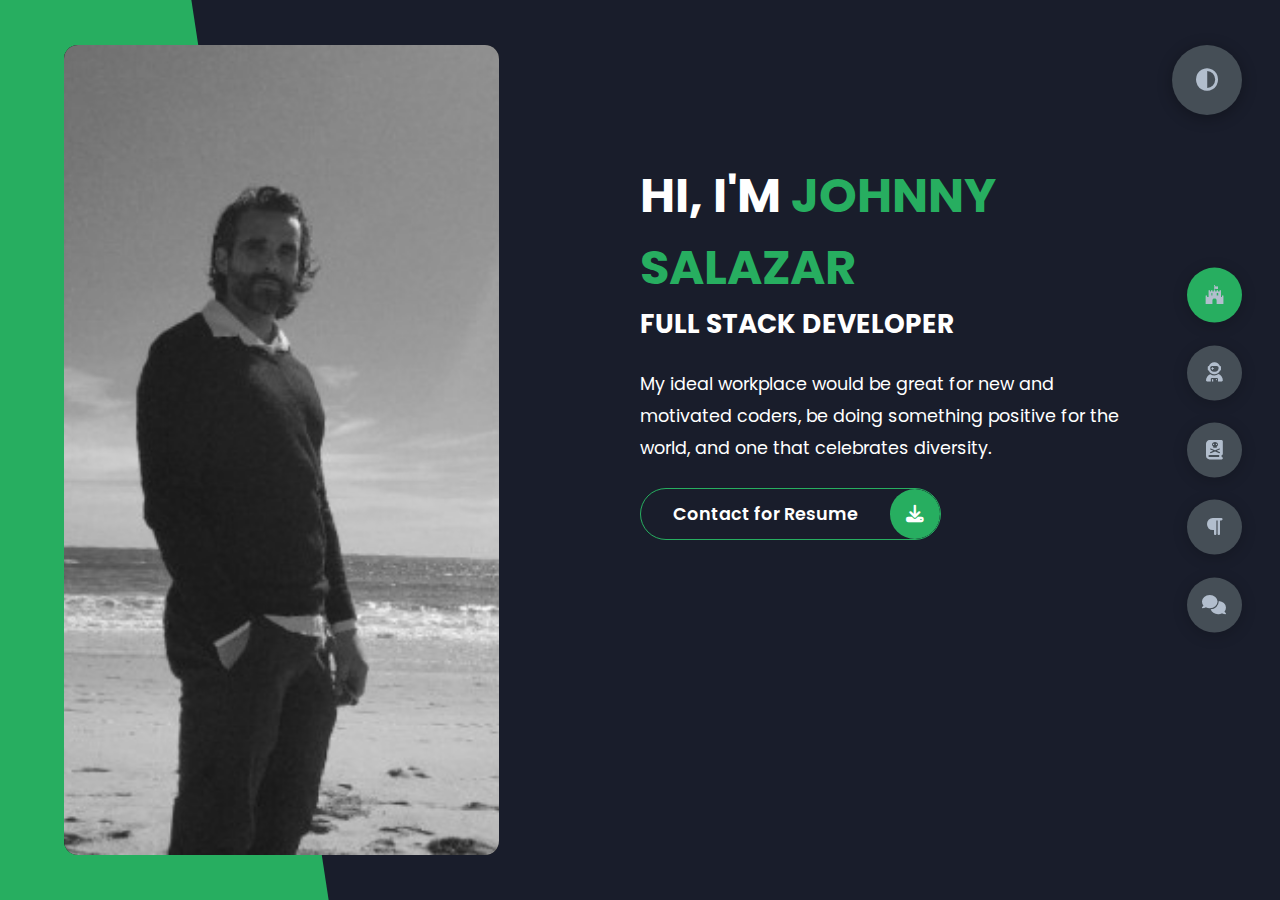
<file: portfolio.1.1/index.html>
<!DOCTYPE html>
<html lang="en">
<head>
    <meta charset="UTF-8">
    <meta http-equiv="X-UA-Compatible" content="IE=edge">
    <meta name="viewport" content="width=device-width, initial-scale=1.0">
    <title>distrAction</title>
    <link rel="preconnect" href="https://fonts.googleapis.com">
    <link rel="preconnect" href="https://fonts.gstatic.com" crossorigin>
    <link rel="stylesheet" href="https://cdnjs.cloudflare.com/ajax/libs/font-awesome/6.2.1/css/all.min.css">
    <link href="https://fonts.googleapis.com/css2?family=Poppins&display=swap" rel="stylesheet">
    <link rel="stylesheet" href="styles/styles.css"
</head>
<body class="main-content">
    <header class="container header active" id="home">
        <div class="header-content">
            <div class="left-header">
                <div class="h-shape"></div>
                <div class="image">
                    <img src="img/meach.jpeg" alt="Hey that's me!">
                </div>
            </div>
            <div class="right-header">
                <h1 class="name">
                    HI, I'M <span>JOHNNY SALAZAR</span>
                </h1>
                <h2>
                    FULL STACK DEVELOPER
                </h2>
                <p>             
                    My ideal workplace would be great for new and motivated coders, be doing something positive for the world, and one that celebrates diversity.
                </p>
                <div class="btn-con">
                    <a href="updates.html" class="main-btn">
                        <span class="btn-text">Contact for Resume</span>
                        <span class="btn-icon"><i class="fas fa-download"></i></span>
                    </a>
                </div>
            </div>
        </div>
    </header>
    <main>
        <section class="container about" id="about">
            <div class="main-title">
                <h2>about <span>me</span><span class="bg-text">about</span></h2>
            </div>
            <div class="about-container">
                <div class="left-about">
                    <h4>Learn a <span>bit</span> more about me...</h4>
                    <p>                    
                        Offline, you can catch me enjoying time with my wife and our kids... or out in the water, somewhere on a run, buried in a book, or cheering on the San Diego Padres!
                        <br>Please see my <a href="http://www.linkedin.com/in/jsal-dev" target="_blank">LinkedIn</a> and <a href="http://www.github.com/icodeunot" target="_blank">GitHub</a> for more work.    
                    </p>
                    <div class="btn-con">
                        <a href="updates.html" class="main-btn" target="_blank">
                            <span class="btn-text">Download Resume</span>
                            <span class="btn-icon"><i class="fas fa-download"></i></span>
                        </a>
                    </div>
                </div>
                <div class="right-about">
                    <div class="about-item">
                        <div class="abt-text">
                            <p class="large-text">500+</p>
                            <p class="small-text">Thoughts <br /> Thunk</p>
                        </div>
                    </div>
                    <div class="about-item">
                        <div class="abt-text">
                            <p class="large-text">500+</p>
                            <p class="small-text">Thoughts <br /> Thunk</p>
                        </div>
                    </div>
                    <div class="about-item">
                        <div class="abt-text">
                            <p class="large-text">500+</p>
                            <p class="small-text">Thoughts <br /> Thunk</p>
                        </div>
                    </div>
                    <div class="about-item">
                        <div class="abt-text">
                            <p class="large-text">500+</p>
                            <p class="small-text">Thoughts <br /> Thunk</p>
                        </div>
                    </div>
                </div>
            </div>
            <div class="about-stats">
                <h4 class="stat-title">My Skills</h4>
                <div class="progress-bars">
                    <div class="progress-bar">
                        <p class="prog-title">Java</p>
                        <div class="progress-con">
                            <p class="progtext">90%</p>
                            <div class="progress">
                                <span class="java"></span>
                            </div>
                        </div>
                    </div>
                    <div class="progress-bar">
                        <p class="prog-title">Python</p>
                        <div class="progress-con">
                            <p class="progtext">50%</p>
                            <div class="progress">
                                <span class="python"></span>
                            </div>
                        </div>
                    </div>
                    <div class="progress-bar">
                        <p class="prog-title">C++</p>
                        <div class="progress-con">
                            <p class="progtext">50%</p>
                            <div class="progress">
                                <span class="cpp"></span>
                            </div>
                        </div>
                    </div>
                    <div class="progress-bar">
                        <p class="prog-title">HTML/CSS/JS</p>
                        <div class="progress-con">
                            <p class="progtext">50%</p>
                            <div class="progress">
                                <span class="front-end"></span>
                            </div>
                        </div>
                    </div>
                    <div class="progress-bar">
                        <p class="prog-title">SQL/T-SQL</p>
                        <div class="progress-con">
                            <p class="progtext">75%</p>
                            <div class="progress">
                                <span class="sql"></span>
                            </div>
                        </div>
                    </div>
                    <div class="progress-bar">
                        <p class="prog-title">Linux/Bash</p>
                        <div class="progress-con">
                            <p class="progtext">75%</p>
                            <div class="progress">
                                <span class="bash"></span>
                            </div>
                        </div>
                    </div>
                </div>
            </div>
            <h4 class="stat-title">My Coding Timeline</h4>
            <div class="timeline">
                <div class="timeline-item">
                    <div class="tl-icon">
                        <i class="fas fa-briefcase"></i>
                    </div>
                    <p class="tl-duration">2020 - present</p>
                    <h5>WGU Bachelors in Sowftware Devlopment<span> - Adjust as needed</span></h5>
                    <p>
                        Some words here please and then some more please
                    </p>
                </div>
                <div class="timeline-item">
                    <div class="tl-icon">
                        <i class="fas fa-briefcase"></i>
                    </div>
                    <p class="tl-duration">2020 - present</p>
                    <h5>WGU Bachelors in Sowftware Devlopment<span> - Adjust as needed</span></h5>
                    <p>
                        Some words here please and then some more please
                    </p>
                </div>
                <div class="timeline-item">
                    <div class="tl-icon">
                        <i class="fas fa-briefcase"></i>
                    </div>
                    <p class="tl-duration">2020 - present</p>
                    <h5>WGU Bachelors in Sowftware Devlopment<span> - Adjust as needed</span></h5>
                    <p>
                        Some words here please and then some more please
                    </p>
                </div>
                <div class="timeline-item">
                    <div class="tl-icon">
                        <i class="fas fa-briefcase"></i>
                    </div>
                    <p class="tl-duration">2020 - present</p>
                    <h5>WGU Bachelors in Sowftware Devlopment<span> - Adjust as needed</span></h5>
                    <p>
                        Some words here please and then some more please
                    </p>
                </div>
            </div>
        </section>
        <section class="container" id="portfolio">
            <div class="main-title">
                <h2>my <span>portfolio</span><span class="bg-text">portfolio</span></h2>
            </div>
            <p class="port-text">
                Here are some projects I've worked on.
            </p>
            <div class="portfolios">
                <div class="portfolio-item">
                    <div class="image">
                        <img src="img/surfing.jpeg" alt="kook petting the cat">
                    </div>
                    <div class="hover-items">
                        <h3>Project Source</h3>
                        <div class="icons">
                            <a href="" class="icon" target="_blank">
                                <i class="fab fa-github"></i>
                            </a>
                            <a href="" class="icon" target="_blank">
                                <i class="fab fa-linkedin"></i>
                            </a>
                            <a href="" class="icon" target="_blank">
                                <i class="fab fa-youtube"></i>
                            </a>
                        </div>
                    </div>
                </div>
                <div class="portfolio-item">
                    <div class="image">
                        <img src="img/surfing.jpeg" alt="kook petting the cat">
                    </div>
                    <div class="hover-items">
                        <h3>Project Source</h3>
                        <div class="icons">
                            <a href="" class="icon" target="_blank">
                                <i class="fab fa-github"></i>
                            </a>
                            <a href="" class="icon" target="_blank">
                                <i class="fab fa-linkedin"></i>
                            </a>
                            <a href="" class="icon" target="_blank">
                                <i class="fab fa-youtube"></i>
                            </a>
                        </div>
                    </div>
                </div>
                <div class="portfolio-item">
                    <div class="image">
                        <img src="img/surfing.jpeg" alt="kook petting the cat">
                    </div>
                    <div class="hover-items">
                        <h3>Project Source</h3>
                        <div class="icons">
                            <a href="" class="icon" target="_blank">
                                <i class="fab fa-github"></i>
                            </a>
                            <a href="" class="icon" target="_blank">
                                <i class="fab fa-linkedin"></i>
                            </a>
                            <a href="" class="icon" target="_blank">
                                <i class="fab fa-youtube"></i>
                            </a>
                        </div>
                    </div>
                </div>
                <div class="portfolio-item">
                    <div class="image">
                        <img src="img/surfs_up.jpg" alt="kook petting the cat">
                    </div>
                    <div class="hover-items">
                        <h3>Project Source</h3>
                        <div class="icons">
                            <a href="" class="icon" target="_blank">
                                <i class="fab fa-github"></i>
                            </a>
                            <a href="" class="icon" target="_blank">
                                <i class="fab fa-linkedin"></i>
                            </a>
                            <a href="" class="icon" target="_blank">
                                <i class="fab fa-youtube"></i>
                            </a>
                        </div>
                    </div>
                </div>
                <div class="portfolio-item">
                    <div class="image">
                        <img src="img/surfs_up.jpg" alt="kook petting the cat">
                    </div>
                    <div class="hover-items">
                        <h3>Project Source</h3>
                        <div class="icons">
                            <a href="" class="icon" target="_blank">
                                <i class="fab fa-github"></i>
                            </a>
                            <a href="" class="icon" target="_blank">
                                <i class="fab fa-linkedin"></i>
                            </a>
                            <a href="" class="icon" target="_blank">
                                <i class="fab fa-youtube"></i>
                            </a>
                        </div>
                    </div>
                </div>
                <div class="portfolio-item">
                    <div class="image">
                        <img src="img/surfs_up.jpg" alt="kook petting the cat">
                    </div>
                    <div class="hover-items">
                        <h3>Project Source</h3>
                        <div class="icons">
                            <a href="" class="icon" target="_blank">
                                <i class="fab fa-github"></i>
                            </a>
                            <a href="" class="icon" target="_blank">
                                <i class="fab fa-linkedin"></i>
                            </a>
                            <a href="" class="icon" target="_blank">
                                <i class="fab fa-youtube"></i>
                            </a>
                        </div>
                    </div>
                </div>
            </div>
        </section>
        <section class="container" id="blogs">
            <div class="blogs-content">
                <div class="main-title">
                    <h2>my <span>blogs</span><span class="bg-text">blogs</span></h2>
                </div>
                <div class="blogs">
                    <div class="blog">
                        <img src="img/surfing.jpeg" alt="NEED NEW PIC">
                        <div class="blog-text">
                            <h4>
                                Creating your GitHub readME
                            </h4>
                            <p>
                                Update your github to have a readME.md file and showcase your work.
                            </p>
                        </div>
                    </div>
                    <div class="blog">
                        <img src="img/surfing.jpeg" alt="NEED NEW PIC">
                        <div class="blog-text">
                            <h4>
                                Creating your GitHub readME
                            </h4>
                            <p>
                                Update your github to have a readME.md file and showcase your work.
                            </p>
                        </div>
                    </div>
                    <div class="blog">
                        <img src="img/surfing.jpeg" alt="NEED NEW PIC">
                        <div class="blog-text">
                            <h4>
                                Creating your GitHub readME
                            </h4>
                            <p>
                                Update your github to have a readME.md file and showcase your work.
                            </p>
                        </div>
                    </div>
                </div>
            </div>
        </section>
        <section class="container contact" id="contact">
            <div class="contact-container">
                <div class="main-title">
                    <h2>contact <span>me</span><span class="bg-text">contact</span></h2>
                </div>
                <div class="contact-content-con">
                    <div class="left-contact">
                        <h4>Let's build your app!</h4>
                        <p>
                            Drop me a line to discuss your idea, together we can build a minimum viable product to bring to the world. 
                            <br> Hurry, good ideas are swarmin!
                        </p>
                        <div class="contact-info">
                            <div class="contact-item">
                                <div class="icon">
                                    <i class="fas fa-map-marker-alt"></i>
                                    Location
                                </div>
                                <p>
                                    : San Diego, California
                                </p>
                            </div>
                            <div class="contact-item">
                                <div class="icon">
                                    <i class="fas fa-envelope"></i>
                                    Email
                                </div>
                                <p>
                                    : jsal.dev@protonmail.com
                                </p>
                            </div>
                            <div class="contact-item">
                                <div class="icon">
                                    <i class="fas fa-user-graduate"></i>
                                    Education
                                </div>
                                <p>
                                    : Western Governors University
                                </p>
                            </div>
                        </div>
                        <div class="contact-icons">
                            <div class="contact-icon">
                                <a href="updates.html" target="_blank">
                                   <i class="fab fa-medium"></i>
                                </a>
                                <a href="https://www.github.com/icodeunot" target="_blank">
                                    <i class="fab fa-github"></i>
                                </a>
                                <a href="https://www.linkedin.com/in/jsal-dev" target="_blank">
                                    <i class="fab fa-linkedin"></i>
                                </a>
                            </div>
                        </div>
                    </div>
                    <div class="right-contact">
                        <form action="updates.html" class="contact-form">
                            <div class="input-control i-c-2">
                                <input type="text" required placeholder="Your Name">
                                <input type="email" required placeholder="Your Email">
                            </div>
                            <div class="input-control">
                                <input type="text" required placeholder="Enter Subject">
                            </div>
                            <div class="input-control">
                                <textarea name="" id="" cols="15" rows="8" placeholder="Your Idea Here..."></textarea>
                            </div>
                            <div class="submit-btn">
                                <a href="updates.html" class="main-btn">
                                    <span class="btn-text">Yew!!!</span>
                                    <span class="btn-icon"><i class="fas fa-water"></i></span>
                                </a>   
                            </div>
                        </form>
                    </div>
                </div>
            </div>
        </section>
    </main>

    <div class="controls">
        <div class="control active-btn" data-id="home">
            <i class="fa-brands fa-fort-awesome"></i>
        </div>
        <div class="control" data-id="about">
            <i class="fa-solid fa-user-astronaut"></i>
        </div>
        <div class="control" data-id="portfolio">
            <i class="fa-solid fa-book-skull"></i>
        </div>
        <div class="control" data-id="blogs">
            <i class="fa-solid fa-paragraph"></i>
        </div>
        <div class="control" data-id="contact">
            <i class="fa-solid fa-comments"></i>
        </div>
    </div>
    <div class="theme-btn">
        <i class="fas fa-adjust"></i>
    </div>
    <script src="app.js"></script>
</body>
</html>
</file>
<file: portfolio.1.1/styles/styles.css>
* {
  margin: 0;
  padding: 0;
  box-sizing: border-box;
  list-style: none;
}

:root {
  --color-primary: #191d2b;
  --color-secondary: #27AE60;
  --color-white: #FFFFFF;
  --color-black: #000;
  --color-grey-0: #f8f8f8;
  --color-grey-1: #dbe1e8;
  --color-grey-2: #b2becd;
  --color-grey-3: #6c7983;
  --color-grey-4: #454e56;
  --color-grey-5: #2a2e35;
  --color-grey-6: #12181b;
  --br-sm-2: 14px;
  --box-shadow-1: 0 3px 15px rgba(0,0,0,.2);
}

.light-mode {
  --color-primary: #FFFFFF;
  --color-secondary: #F56692;
  --color-white: #454e56;
  --color-black: #000;
  --color-grey-0: #f8f8f8;
  --color-grey-1: #6c7983;
  --color-grey-2: #6c7983;
  --color-grey-3: #6c7983;
  --color-grey-4: #454e56;
  --color-grey-5: #f8f8f8;
  --color-grey-6: #12181b;
}

body {
  background-color: var(--color-primary);
  font-family: "Poppins", sans-serif;
  font-size: 1.1rem;
  color: var(--color-white);
  transition: all 0.4s ease-in-out;
}

a {
  display: inline-block;
  text-decoration: none;
  color: var(--color-secondary);
  font-family: inherit;
}

header {
  min-height: 100vh;
  color: var(--color-white);
  overflow: hidden;
  padding: 0 !important;
}

section {
  min-height: 100vh;
  width: 100%;
  position: absolute;
  left: 0;
  top: 0;
  padding: 3rem 18rem;
}

.container {
  display: none;
  transform: translateY(-100%) scale(0);
  transition: all 0.4s ease-in-out;
  background-color: var(--color-primary);
}

.active {
  display: block;
  animation: appear 0.5s ease-out;
  transform: translateY(0) scaleY(1);
}

@keyframes appear {
  0% {
    transform: translateY(-100%) scaleY(0);
  }
  100% {
    transform: translateY(0) scaleY(1);
  }
}
/*Navigation*/
.controls {
  position: fixed;
  z-index: 10;
  top: 50%;
  right: 3%;
  display: flex;
  flex-direction: column;
  align-items: center;
  justify-content: center;
  transform: translateY(-50%);
}

.controls .control {
  padding: 1rem;
  cursor: pointer;
  background-color: var(--color-grey-4);
  width: 55px;
  height: 55px;
  border-radius: 50%;
  display: flex;
  justify-content: center;
  align-items: center;
  margin: 0.7rem 0;
  box-shadow: var(--box-shadow-1);
}

.controls .control i {
  padding: 1rem;
  font-size: 1.2rem;
  color: var(--color-grey-2);
  pointer-events: none;
}

.controls .active-btn {
  background-color: var(--color-secondary);
  transition: all 0.4s ease-in-out;
}

.controls .activebtn i {
  color: var(--color-white);
}

.updateButton {
  background-color: var(--color-secondary);
  color: var(--color-white);
  border-radius: 50%;
  padding: 1rem;
}

.updateButton:hover {
  background-color: var(--color-white);
  color: var(--color-secondary);
  border-radius: 50%;
  padding: 1rem;
}

/*Color Theme*/
.theme-btn {
  top: 5%;
  right: 3%;
  width: 70px;
  height: 70px;
  border-radius: 50%;
  background-color: var(--color-grey-4);
  cursor: pointer;
  position: fixed;
  display: flex;
  justify-content: center;
  align-items: center;
  box-shadow: 0 3px 15px rgba(0, 0, 0, 0.3);
  transition: all 0.1s ease-in-out;
}

.theme-btn:active {
  transform: translateY(-3px);
}

.theme-btn i {
  font-size: 1.4rem;
  color: var(--color-grey-2);
  pointer-events: none;
}

/*Header-Content*/
.header-content {
  display: grid;
  grid-template-columns: repeat(2, 1fr);
  min-height: 100vh;
}

.header-content .left-header {
  display: flex;
  align-items: center;
  position: relative;
}

.header-content .left-header .h-shape {
  transition: all 0.4s ease-in-out;
  width: 65%;
  height: 100%;
  background-color: var(--color-secondary);
  position: absolute;
  left: 0;
  top: 0;
  z-index: -1;
  -webkit-clip-path: polygon(0 0, 46% 0, 79% 100%, 0% 100%);
          clip-path: polygon(0 0, 46% 0, 79% 100%, 0% 100%);
}

.header-content .left-header .image {
  border-radius: var(--br-sm-2);
  height: 90%;
  width: 68%;
  margin-left: 4rem;
  background-color: var(--color-black);
  transition: all 0.4s ease-in-out;
}

.header-content .left-header .image img {
  border-radius: var(--br-sm-2);
  width: 100%;
  height: 100%;
  -o-object-fit: cover;
     object-fit: cover;
  transition: all 0.4s ease-in-out;
  filter: grayscale(100%);
}

.header-content .left-header .image img:hover {
  border-radius: var(--br-sm-2);
  filter: grayscale(0);
}

.header-content .right-header {
  display: flex;
  flex-direction: column;
  justify-content: left;
  padding-top: 10rem;
  padding-right: 10rem;
}

.header-content .right-header .name {
  font-size: 3rem;
}

.header-content .right-header .name span {
  color: var(--color-secondary);
}

.header-content .right-header p {
  margin: 1.5rem 0;
  line-height: 2rem;
}

/*About*/
.about-container {
  display: grid;
  grid-template-columns: repeat(2, 1fr);
  padding-top: 3.5rem;
  padding-bottom: 5rem;
}

.about-container .right-about {
  display: grid;
  grid-template-columns: repeat(2, 1fr);
  grid-gap: 2rem;
}

.about-container .right-about .about-item {
  border: 1px solid var(--color-grey-5);
  border-radius: 5px;
  transition: all 0.4s ease-in-out;
  box-shadow: 1px 2px 15px rgba(0, 0, 0, 0.1);
}

.about-container .right-about .about-item:hover {
  cursor: default;
  transform: translateY(-5px);
  border: 1px solid var(--color-secondary);
  box-shadow: 1px 4px 15px rgba(0, 0, 0, 0.32);
}

.about-container .right-about .about-item .abt-text {
  padding: 1.5rem;
  display: flex;
  flex-direction: column;
}

.about-container .right-about .about-item .abt-text .large-text {
  font-size: 3rem;
  font-weight: 700;
  color: var(--color-secondary);
}

.about-container .right-about .about-item .abt-text .small-text {
  padding-left: 3rem;
  position: relative;
  text-transform: uppercase;
  font-size: 1.2rem;
  color: var(--color-grey-1);
  letter-spacing: 2px;
}

.about-container .right-about .about-item .abt-text .small-text::before {
  content: "";
  position: absolute;
  left: 0;
  top: 15px;
  width: 2rem;
  height: 2px;
  background-color: var(--color-grey-5);
}

.about-container .left-about {
  padding-right: 5rem;
}

.about-container .left-about p {
  line-height: 2rem;
  padding: 1rem;
  color: var(--color-grey-1);
}

.about-container .left-about h4 {
  font-size: 2rem;
  text-transform: uppercase;
}

.about-container .left-about h4 span {
  color: var(--color-secondary);
  text-transform: lowercase;
  font-family: "Lucida Sans", "Lucida Sans Regular", "Lucida Grande", "Lucida Sans Unicode", Geneva, Verdana, sans-serif;
}

.about-stats {
  padding-bottom: 4rem;
}

.about-stats .progress-bars {
  display: grid;
  grid-template-columns: repeat(2, 1fr);
  grid-gap: 2rem;
}

.about-stats .progress-bars .progress-bar {
  display: flex;
  flex-direction: column;
}

.about-stats .progress-bars .progress-bar .prog-title {
  text-transform: uppercase;
  font-weight: 500;
}

.about-stats .progress-bars .progress-bar .progress-con {
  display: flex;
  align-items: center;
}

.about-stats .progress-bars .progress-bar .progress-con .prog-text {
  color: var(--color-grey-2);
}

.about-stats .progress-bars .progress-bar .progress-con .progress {
  width: 100%;
  height: 0.45rem;
  background-color: var(--color-grey-4);
  margin-left: 1rem;
  position: relative;
}

.about-stats .progress-bars .progress-bar .progress-con .progress span {
  position: absolute;
  top: 0;
  left: 0;
  height: 100%;
  background-color: var(--color-secondary);
  transition: all 0.4s ease-in-out;
  width: 60%;
}

.about-stats .progress-bars .progress-bar .progress-con .progress .java {
  width: 90%;
}

.about-stats .progress-bars .progress-bar .progress-con .progress .python {
  width: 50%;
}

.about-stats .progress-bars .progress-bar .progress-con .progress .cpp {
  width: 50%;
}

.about-stats .progress-bars .progress-bar .progress-con .progress .front-end {
  width: 50%;
}

.about-stats .progress-bars .progress-bar .progress-con .progress .sql {
  width: 75%;
}

.about-stats .progress-bars .progress-bar .progress-con .progress .bash {
  width: 75%;
}

.stat-title {
  text-transform: uppercase;
  font-size: 1.4rem;
  text-align: center;
  padding: 3.5rem 0;
  position: relative;
}

.stat-title::before {
  content: "";
  position: absolute;
  left: 50%;
  top: 0%;
  width: 40%;
  height: 1px;
  background-color: var(--color-grey-5);
  transform: translateX(-50%);
}

/*TimeLine*/
.timeline {
  display: grid;
  grid-template-columns: repeat(2, 1fr);
  grid-gap: 2rem;
  padding-bottom: 3rem;
}

.timeline .timeline-item {
  position: relative;
  padding-left: 3rem;
  border-left: 1px solid var(--color-grey-5);
}

.timeline .timeline-item .tl-icon {
  position: absolute;
  left: -27px;
  top: 0;
  background-color: var(--color-secondary);
  width: 50px;
  height: 50px;
  border-radius: 50%;
  display: flex;
  align-items: center;
  justify-content: center;
}

.timeline .timeline-item i {
  font-size: 1.3rem;
}

.timeline .timeline-item .tl-duration {
  padding: 0.2rem 0.6rem;
  background-color: var(--color-grey-5);
  border-radius: 15px;
  display: inline-block;
  font-size: 0.8rem;
  text-transform: uppercase;
  font-weight: 500;
}

.timeline .timeline-item h5 {
  padding: 1rem 0;
  text-transform: uppercase;
  font-size: 1.3rem;
  font-weight: 600;
}

.timeline .timeline-item h5 span {
  color: var(--color-grey-2);
  font-weight: 500;
  font-size: 1rem;
}

.timeline .timeline-item p {
  color: var(--color-grey-2);
}

/*Portfolios*/
.port-text {
  padding: 2rem 0;
  text-align: center;
}

.portfolios {
  display: grid;
  grid-template-columns: repeat(3, 1fr);
  grid-gap: 2rem;
  margin-top: 3rem;
}

.portfolios .portfolio-item {
  position: relative;
  border-radius: 15px;
}

.portfolios .portfolio-item img {
  width: 100%;
  height: 200px;
  -o-object-fit: cover;
     object-fit: cover;
  border-radius: 15px;
}

.portfolios .portfolio-item .hover-items {
  width: 100%;
  height: 100%;
  background-color: var(--color-secondary);
  position: absolute;
  left: 0;
  top: 0;
  border-radius: 15px;
  display: flex;
  justify-content: center;
  align-items: center;
  flex-direction: column;
  opacity: 0;
  transform: scale(0);
  transition: all 0.4s ease-in-out;
}

.portfolios .portfolio-item .hover-items h3 {
  font-size: 1.5rem;
  color: var(--color-white);
  margin-bottom: 1.5rem;
}

.portfolios .portfolio-item .hover-items .icons {
  display: flex;
  justify-content: center;
  align-items: center;
}

.portfolios .portfolio-item .hover-items .icons .icon {
  background-color: var(--color-primary);
  border-radius: 50%;
  width: 50px;
  height: 50px;
  display: flex;
  align-items: center;
  justify-content: center;
  margin: 0 1rem;
  cursor: pointer;
  transition: all 0.4s ease-in-out;
}

.portfolios .portfolio-item .hover-items .icons .icon i {
  font-size: 1.5rem;
  color: var(--color-white);
  margin: 0 1rem;
}

.portfolios .portfolio-item .hover-items .icons .icon:hover {
  background-color: var(--color-white);
}

.portfolios .portfolio-item .hover-items .icons .icon:hover i {
  color: var(--color-primary);
}

.portfolio-item:hover .hover-items {
  opacity: 1;
  transform: scale(1);
}

/*Blogs*/
.blogs {
  display: grid;
  grid-template-columns: repeat(3, 1fr);
  grid-gap: 2rem;
  margin-top: 3rem;
}

.blogs .blog {
  position: relative;
  background-color: var(--color-grey-5);
  border-radius: 5px;
  box-shadow: 1px 1px 20px rgba(0, 0, 0, 0.1);
  transition: all 0.4s ease-in-out;
}

.blogs .blog:hover {
  box-shadow: 1px 1px 20px rgba(0, 0, 0, 0.3);
  transform: translateY(-5px);
  transition: all 0.4s ease-in-out;
}

.blogs .blog:hover img {
  filter: grayscale(0);
  transform: scale(1.1);
  box-shadow: 1px 4px 15px rgba(0, 0, 0, 0.8);
}

.blogs .blog img {
  width: 100%;
  height: 300px;
  -o-object-fit: cover;
     object-fit: cover;
  border-top-left-radius: 5px;
  border-top-right-radius: 5px;
  filter: grayscale(100%);
  transition: all 0.4s ease-in-out;
}

.blogs .blog .blog-text {
  margin-top: -7px;
  padding: 1.1rem;
  border-top: 8px solid var(--color-secondary);
}

.blogs .blog .blog-text h4 {
  font-size: 1.5rem;
  margin-bottom: 0.7rem;
  transition: all 0.4s ease-in-out;
  cursor: pointer;
}

.blogs .blog .blog-text h4:hover {
  color: var(--color-secondary);
}

.blogs .blog .blog-text p {
  color: var(--color-grey-2);
  line-height: 2rem;
  padding-bottom: 1rem;
}

/*Contact*/
.contact-content-con {
  display: flex;
  padding-top: 3.5rem;
}

.contact-content-con .left-contact {
  flex: 2;
}

.contact-content-con .left-contact h4 {
  margin-top: 1rem;
  font-size: 2rem;
  text-transform: uppercase;
}

.contact-content-con .left-contact p {
  margin: 1rem 0;
  line-height: 2rem;
}

.contact-content-con .left-contact .contact-info .contact-item {
  display: flex;
  align-items: center;
  justify-content: space-between;
}

.contact-content-con .left-contact .contact-info .contact-item p {
  margin: 0.3rem 0 !important;
  padding: 0 !important;
}

.contact-content-con .left-contact .contact-info .contact-item .icon {
  display: grid;
  grid-template-columns: 40px 1fr;
}

.contact-content-con .left-contact .contact-info .contact-item .icon i {
  display: flex;
  align-items: center;
  font-size: 1.3rem;
}

.contact-content-con .left-contact .contact-icon {
  display: flex;
  margin-top: 2rem;
}

.contact-content-con .left-contact .contact-icon a {
  display: flex;
  align-items: center;
  color: var(--color-white);
  background-color: var(--color-grey-5);
  cursor: pointer;
  justify-content: center;
  width: 50px;
  height: 50px;
  border-radius: 50%;
  margin: 0 0.4rem;
  transition: all 0.4s ease-in-out;
}

.contact-content-con .left-contact .contact-icon a:hover {
  background-color: var(--color-secondary);
}

.contact-content-con .left-contact .contact-icon a:hover i {
  color: var(--color-primary);
}

.contact-content-con .left-contact .contact-icon a i {
  display: flex;
  align-items: center;
  justify-content: center;
  font-size: 1.3rem;
}

.contact-content-con .right-contact {
  flex: 3;
  margin-left: 3rem;
}

.contact-content-con .right-contact .input-control {
  margin: 1.5rem 0;
}

.contact-content-con .right-contact .input-control input, .contact-content-con .right-contact .input-control textarea {
  border-radius: 30px;
  font-weight: inherit;
  font-size: inherit;
  font-family: inherit;
  padding: 0.8rem 1.1rem;
  outline: none;
  border: none;
  background-color: var(--color-grey-5);
  width: 100%;
  color: var(--color-white);
  resize: none;
}

.contact-content-con .right-contact .i-c-2 {
  display: flex;
}

.contact-content-con .right-contact .i-c-2 :last-child {
  margin-left: 1.5rem;
}

.contact-content-con .right-contact .submit-btn {
  display: flex;
  justify-content: flex-start;
}

/*independent Components*/
.btn-con {
  display: flex;
  align-self: flex-start;
}

.main-btn {
  border-radius: 30px;
  color: inherit;
  font-weight: 600;
  position: relative;
  border: 1px solid var(--color-secondary);
  display: flex;
  align-self: flex-start;
  display: flex;
  align-items: center;
  overflow: hidden;
}

.main-btn .btn-text {
  padding: 0 2rem;
}

.main-btn .btn-icon {
  background-color: var(--color-secondary);
  display: flex;
  align-items: center;
  justify-content: center;
  border-radius: 50%;
  padding: 1rem;
}

.main-btn::before {
  content: "";
  position: absolute;
  top: 0;
  right: 0;
  transform: translateX(100%);
  transition: all 0.4s ease-in;
  z-index: -1;
}

.main-btn:hover {
  transition: all 0.4s ease-out;
}

.main-btn:hover::before {
  width: 100%;
  height: 100%;
  background-color: var(--color-secondary);
  transform: translateX(0);
  transition: all 0.4s ease-out;
}

.main-title {
  text-align: center;
}

.main-title h2 {
  position: relative;
  text-transform: uppercase;
  font-size: 3rem;
  font-weight: 900;
}

.main-title h2 span {
  color: var(--color-secondary);
}

.main-title h2 .bg-text {
  position: absolute;
  top: 40%;
  left: 50%;
  color: var(--color-grey-5);
  text-transform: lowercase;
  transition: all 0.4s ease-in-out;
  z-index: -1;
  transform: translate(-50%, -50%);
  font-weight: 700;
  font-size: 7rem;
}

.about-container .left-about p {
  padding-left: 0;
}

@media screen and (max-width: 600px) {
  header {
    padding: 0 !important;
  }
  .theme-btn {
    width: 50px;
    height: 50px;
  }
  .header-content {
    grid-template-columns: repeat(1, 1fr);
    padding-bottom: 6rem;
  }
  .left-header .h-shape {
    display: none;
  }
  .right-header {
    grid-row: 1;
    padding-right: 0rem !important;
    width: 90%;
    margin: 0 auto;
  }
  .right-header .name {
    font-size: 2.5rem !important;
    text-align: center;
    padding-top: 3rem;
  }
  .header-content .left-header .image {
    margin: 0 auto;
    width: 90%;
  }
  .controls {
    top: auto;
    bottom: 0;
    flex-direction: row;
    justify-content: center;
    left: 50%;
    transform: translateX(-50%);
    width: 100%;
    background-color: var(--color-grey-5);
  }
  .controls .control {
    margin: 1rem 0.3rem;
  }
  .about-container {
    grid-template-columns: repeat(1, 1fr);
  }
  .about-container .right-about {
    grid-template-columns: repeat(1, 1fr);
    padding-top: 2.5rem;
  }
  .about-container .left-about {
    padding-right: 0;
  }
  .about-container .left-about p {
    padding-left: 0;
  }
  .timeline {
    grid-template-columns: repeat(1, 1fr);
    padding-bottom: 6rem;
  }
  .container {
    padding: 2rem 2.5rem !important;
  }
  .about-stats .progress-bars {
    grid-template-columns: repeat(1, 1fr);
  }
  .portfolios {
    grid-template-columns: repeat(1, 1fr);
    padding-bottom: 6rem;
    margin-top: 1rem;
  }
  .blogs {
    grid-template-columns: repeat(1, 1fr);
    padding-bottom: 6rem;
  }
  .contact-content-con {
    flex-direction: column;
  }
  .contact-content-con .right-contact {
    margin-left: 0;
    margin-top: 2.5rem;
  }
  .contact-content-con .right-contact .i-c-2 {
    flex-direction: column;
  }
  .contact-content-con .right-contact .i-c-2 :last-child {
    margin-left: 0;
    margin-top: 1.5rem;
  }
  .contact-content-con .right-contact {
    margin-bottom: 6rem;
  }
  .contact-item {
    flex-direction: column;
    margin: 1rem 0;
  }
  .contact-item p {
    font-size: 15px;
    color: var(--color-grey-2);
  }
  .contact-item span {
    font-size: 15px;
  }
  .contact-item .icon {
    grid-template-columns: 25px 1fr;
  }
  .main-title h2 {
    font-size: 2rem;
  }
  .main-title h2 span {
    font-size: 2.3rem;
  }
  .main-title h2 .bg-text {
    font-size: 2.3rem;
  }
}
@media screen and (max-width: 1432px) {
  .container {
    padding: 7rem 11rem;
  }
  .contact-content-con {
    flex-direction: column;
  }
  .contact-content-con .right-contact {
    margin-left: 0;
    margin-top: 2.5rem;
  }
  .contact-content-con .right-contact .i-c-2 {
    flex-direction: column;
  }
  .contact-content-con .right-contact .i-c-2 :last-child {
    margin-left: 0;
    margin-top: 1.5rem;
  }
  .contact-content-con .right-contact {
    margin-bottom: 6rem;
  }
  .main-title h2 .bg-text {
    font-size: 5.5rem;
  }
}
@media screen and (max-width: 1250px) {
  .blogs {
    grid-template-columns: repeat(2, 1fr);
    margin-top: 6rem;
  }
  .portfolios {
    grid-template-columns: repeat(2, 1fr);
  }
  .header-content .right-header {
    padding-right: 9rem;
  }
}
@media screen and (max-width: 660px) {
  .blogs {
    grid-template-columns: repeat(1, 1fr);
  }
  .portfolios {
    grid-template-columns: repeat(1, 1fr);
  }
}
@media screen and (max-width: 1070px) {
  .about-container {
    grid-template-columns: repeat(1, 1fr);
  }
  .about-container .right-about {
    padding-top: 2.5rem;
  }
  .main-title h2 {
    font-size: 4rem;
  }
  .main-title h2 span {
    font-size: 4rem;
  }
  .main-title h2 .bg-text {
    font-size: 4.5rem;
  }
}
@media screen and (max-width: 970px) {
  .container {
    padding: 7rem 6rem;
  }
  .about-container .left-about {
    padding-right: 0rem;
  }
  .header-content {
    grid-template-columns: repeat(1, 1fr);
    padding-bottom: 6rem;
  }
  .left-header .h-shape {
    display: none;
  }
  .left-header .image {
    width: 90% !important;
    margin: 0 auto !important;
  }
  .right-header {
    grid-row: 1;
    padding-right: 0rem !important;
    width: 90%;
    margin: 0 auto;
  }
  .right-header .name {
    font-size: 2.5rem !important;
    text-align: center;
    padding-top: 3rem;
  }
}
@media screen and (max-width: 700px) {
  .container {
    padding: 7rem 3rem;
  }
  .about-stats .progress-bars {
    grid-template-columns: repeat(1, 1fr);
  }
  .about-container .right-about {
    grid-template-columns: repeat(1, 1fr);
  }
  .timeline {
    grid-template-columns: repeat(1, 1fr);
  }
  .main-title h2 {
    font-size: 3rem;
  }
  .main-title h2 span {
    font-size: 3rem;
  }
  .main-title h2 .bg-text {
    font-size: 4rem;
  }
}/*# sourceMappingURL=styles.css.map */
</file>
